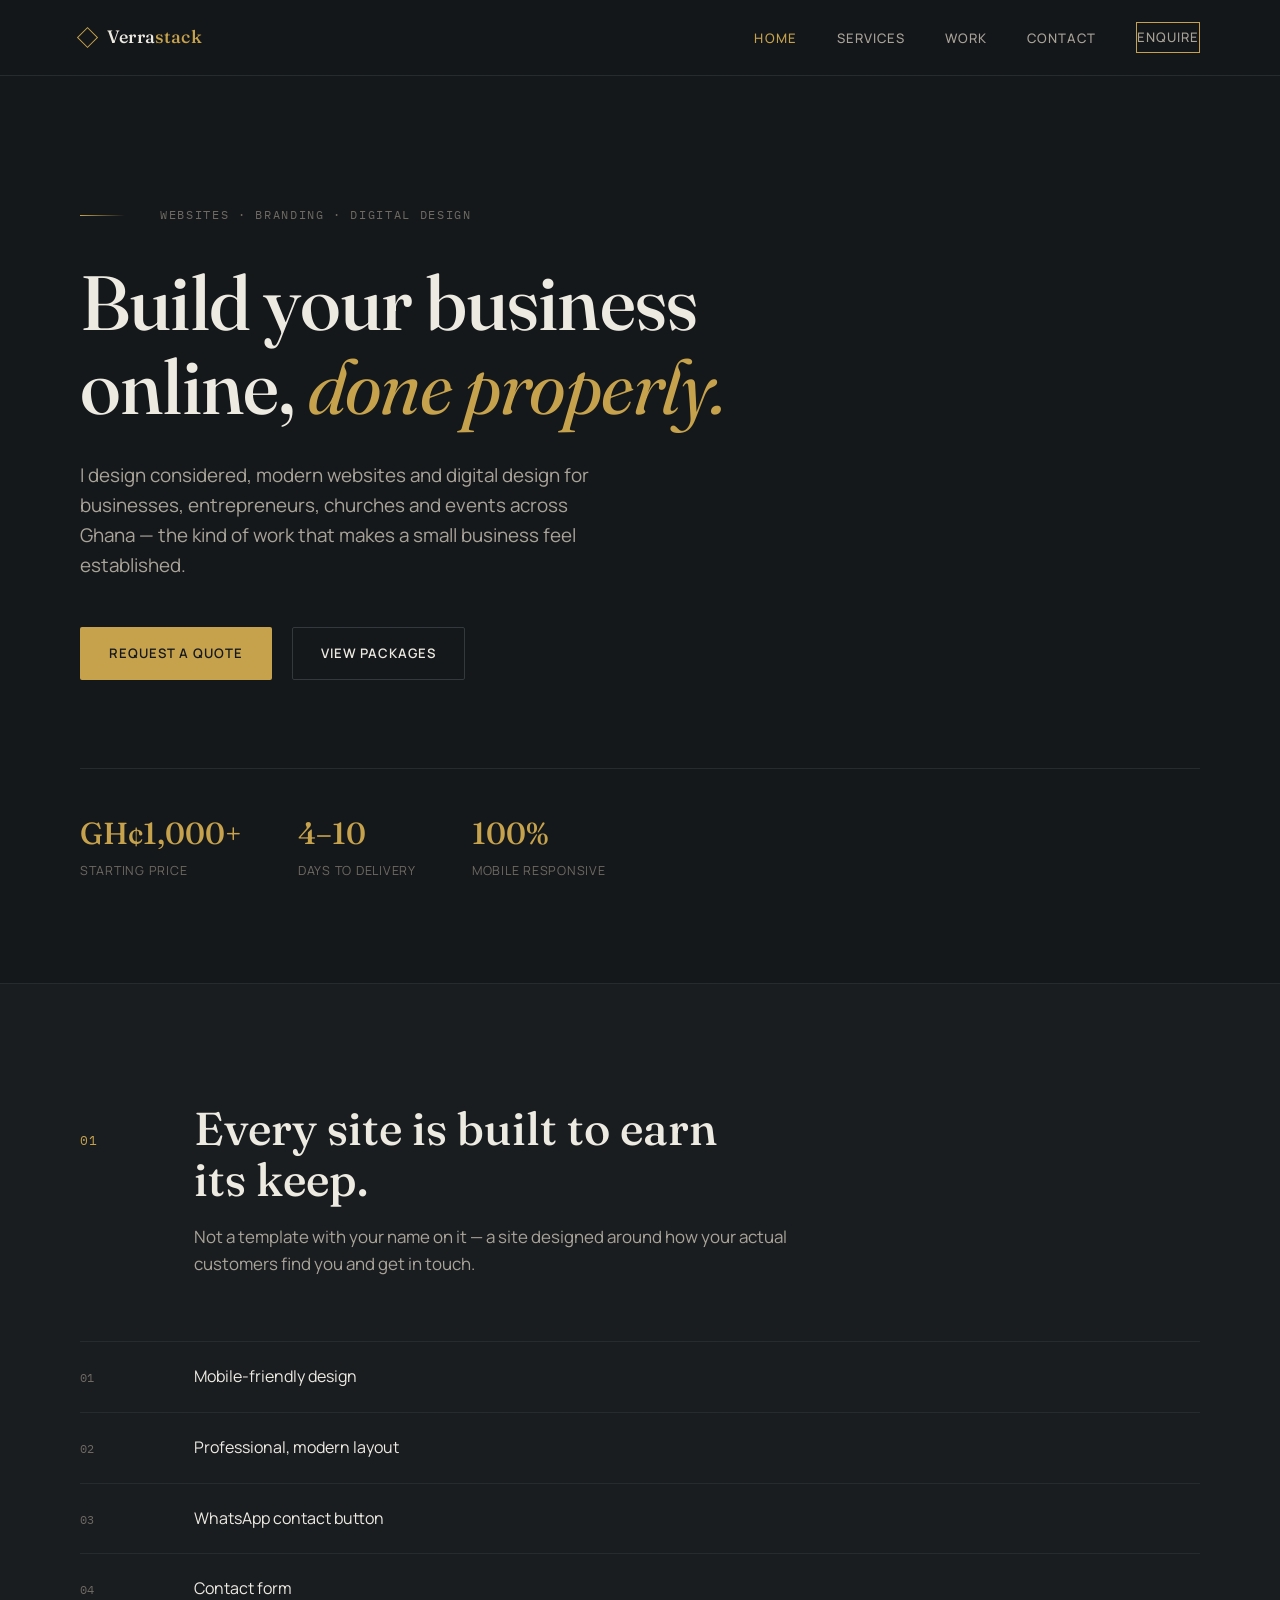
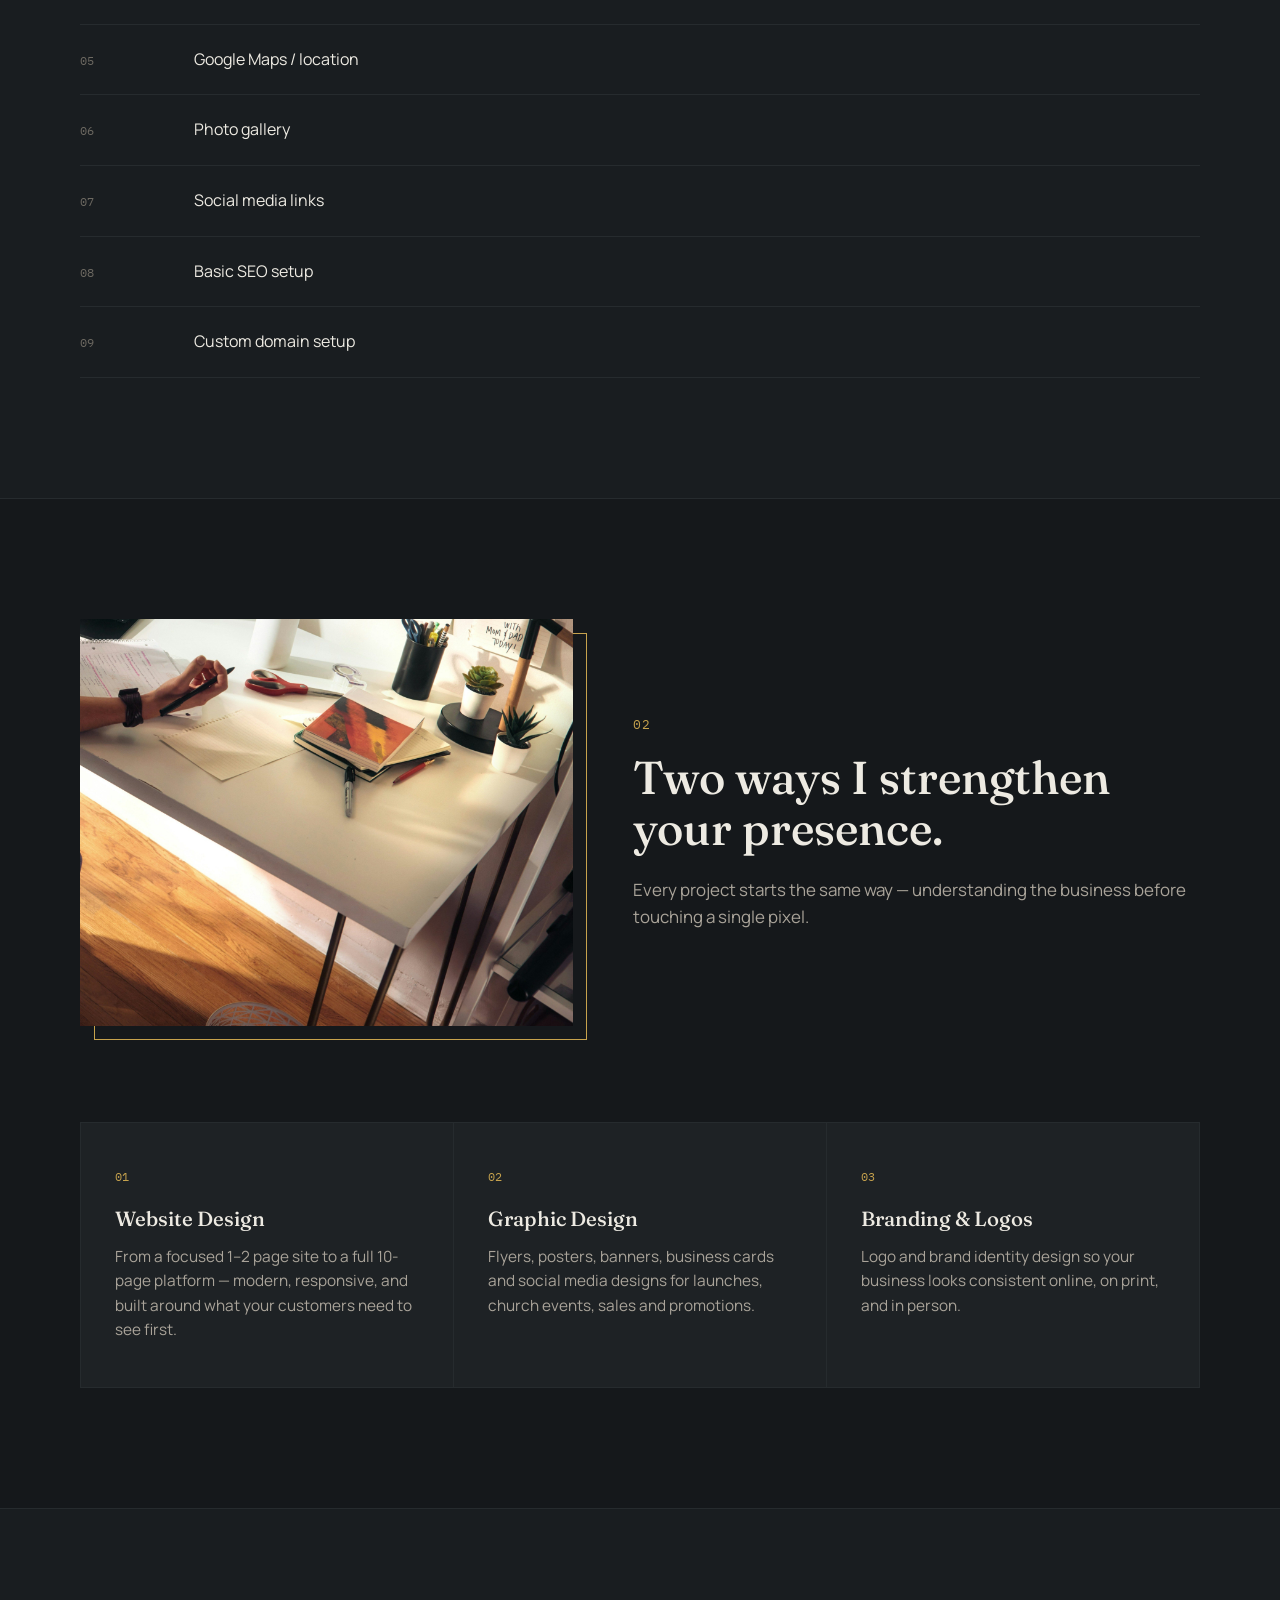
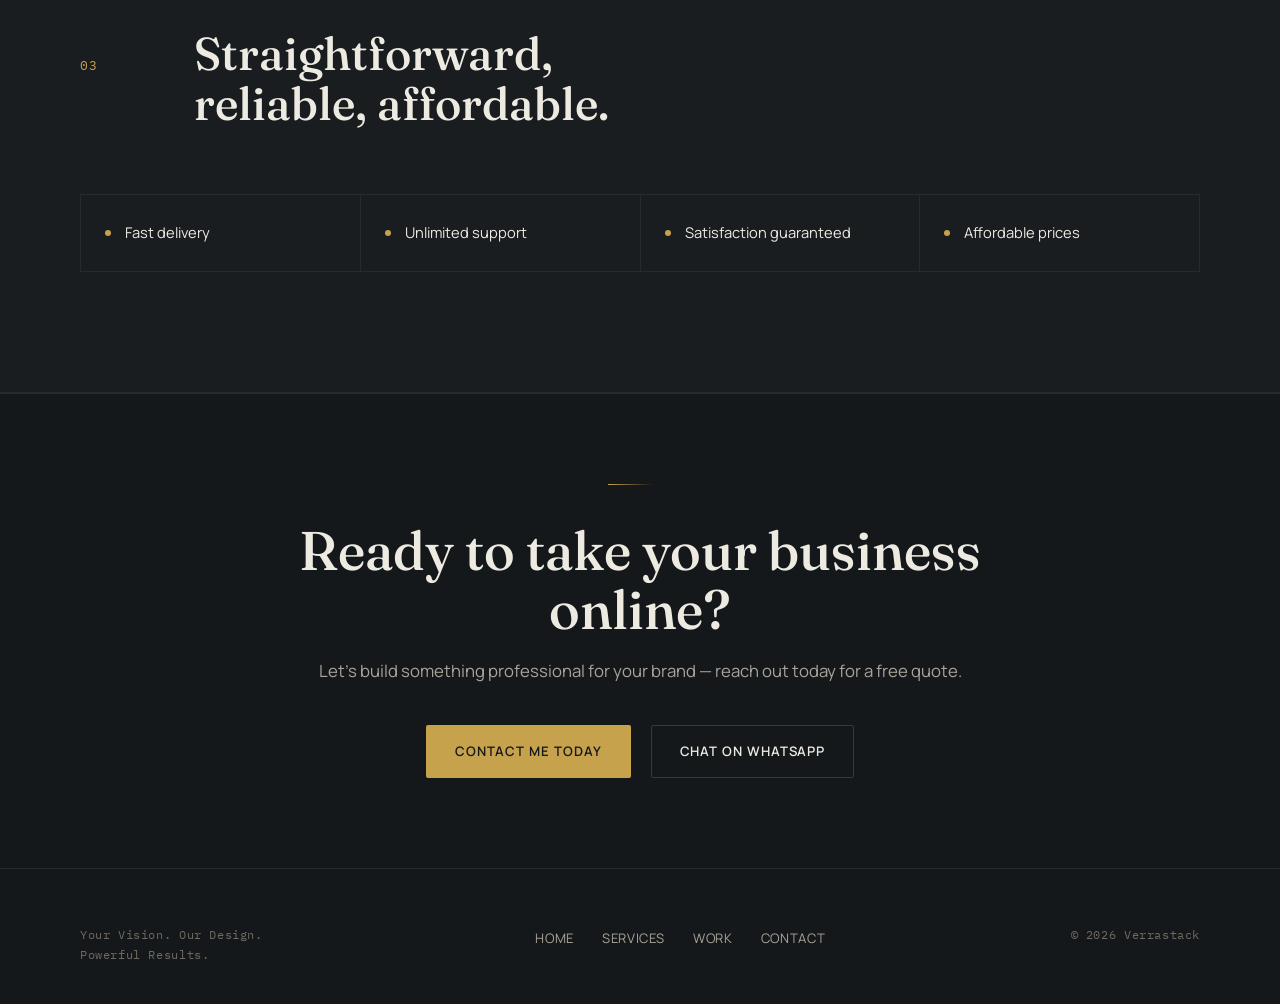
<file: index.html>
<!DOCTYPE html>
<html lang="en">
<head>
<meta charset="UTF-8">
<meta name="viewport" content="width=device-width, initial-scale=1.0">
<title>Verrastack — Websites & Digital Design, Built for Ghanaian Businesses</title>
<meta name="description" content="Verrastack builds modern, mobile-friendly websites and digital design for businesses, churches and events in Ghana.">
<link rel="preconnect" href="https://fonts.googleapis.com">
<link href="https://fonts.googleapis.com/css2?family=Fraunces:ital,wght@0,400;0,500;1,400&family=Manrope:wght@400;500;600;700&family=IBM+Plex+Mono:wght@400;500&display=swap" rel="stylesheet">
<link rel="stylesheet" href="styles.css">
</head>
<body>

<header class="site-header">
  <nav class="nav">
    <a href="index.html" class="brand">
      <span class="brand-mark"></span>
      <span class="brand-name">Verra<em>stack</em></span>
    </a>
    <ul class="nav-links" id="nav-links">
      <li><a href="index.html" class="active">Home</a></li>
      <li><a href="services.html">Services</a></li>
      <li><a href="portfolio.html">Work</a></li>
      <li><a href="contact.html">Contact</a></li>
      <li><a href="https://wa.me/233247106208" class="nav-cta" target="_blank" rel="noopener">Enquire</a></li>
    </ul>
    <button class="nav-toggle" aria-label="Toggle menu" aria-expanded="false">
      <svg width="22" height="22" viewBox="0 0 24 24" fill="none" stroke="currentColor" stroke-width="2"><path d="M3 6h18M3 12h18M3 18h18"/></svg>
    </button>
  </nav>
</header>

<main>

  <!-- HERO -->
  <section class="hero">
    <div class="wrap">
      <div class="hero-tag">
        <div class="rule"></div>
        <span>Websites · Branding · Digital Design</span>
      </div>
      <h1>Build your business online, <em>done properly.</em></h1>
      <p class="hero-sub">I design considered, modern websites and digital design for businesses, entrepreneurs, churches and events across Ghana — the kind of work that makes a small business feel established.</p>
      <div class="hero-actions">
        <a href="contact.html" class="btn btn-primary">Request a Quote</a>
        <a href="services.html" class="btn btn-ghost">View Packages</a>
      </div>
      <div class="hero-meta">
        <div><b>GH¢1,000+</b><span>Starting price</span></div>
        <div><b>4–10</b><span>Days to delivery</span></div>
        <div><b>100%</b><span>Mobile responsive</span></div>
      </div>
    </div>
  </section>

  <!-- FEATURES -->
  <section class="section section-alt">
    <div class="wrap">
      <div class="section-head">
        <span class="section-num">01</span>
        <div>
          <h2>Every site is built to earn its keep.</h2>
          <p>Not a template with your name on it — a site designed around how your actual customers find you and get in touch.</p>
        </div>
      </div>
      <div class="feat-list">
        <div class="feat-row"><span class="n">01</span><span class="label">Mobile-friendly design</span></div>
        <div class="feat-row"><span class="n">02</span><span class="label">Professional, modern layout</span></div>
        <div class="feat-row"><span class="n">03</span><span class="label">WhatsApp contact button</span></div>
        <div class="feat-row"><span class="n">04</span><span class="label">Contact form</span></div>
        <div class="feat-row"><span class="n">05</span><span class="label">Google Maps / location</span></div>
        <div class="feat-row"><span class="n">06</span><span class="label">Photo gallery</span></div>
        <div class="feat-row"><span class="n">07</span><span class="label">Social media links</span></div>
        <div class="feat-row"><span class="n">08</span><span class="label">Basic SEO setup</span></div>
        <div class="feat-row"><span class="n">09</span><span class="label">Custom domain setup</span></div>
      </div>
    </div>
  </section>

  <!-- SERVICES / PHOTO -->
  <section class="section">
    <div class="wrap">
      <div class="photo-band" style="margin-bottom:96px;">
        <figure>
          <img src="images/workspace-desk.jpg" alt="Design workspace with notebooks, sketches and creative tools laid out on a desk" loading="lazy">
        </figure>
        <div>
          <span class="section-num" style="display:block; margin-bottom:18px;">02</span>
          <h2 style="font-size: clamp(1.9rem, 3.6vw, 3rem);">Two ways I strengthen your presence.</h2>
          <p style="margin-top:22px; color: var(--text-dim); font-size:1.06rem;">Every project starts the same way — understanding the business before touching a single pixel.</p>
        </div>
      </div>
      <div class="card-grid">
        <div class="card">
          <span class="num">01</span>
          <h3>Website Design</h3>
          <p>From a focused 1–2 page site to a full 10-page platform — modern, responsive, and built around what your customers need to see first.</p>
        </div>
        <div class="card">
          <span class="num">02</span>
          <h3>Graphic Design</h3>
          <p>Flyers, posters, banners, business cards and social media designs for launches, church events, sales and promotions.</p>
        </div>
        <div class="card">
          <span class="num">03</span>
          <h3>Branding & Logos</h3>
          <p>Logo and brand identity design so your business looks consistent online, on print, and in person.</p>
        </div>
      </div>
    </div>
  </section>

  <!-- WHY US -->
  <section class="section section-alt">
    <div class="wrap">
      <div class="section-head">
        <span class="section-num">03</span>
        <div>
          <h2>Straightforward, reliable, affordable.</h2>
        </div>
      </div>
      <div class="badge-strip">
        <div class="badge"><span class="dot"></span>Fast delivery</div>
        <div class="badge"><span class="dot"></span>Unlimited support</div>
        <div class="badge"><span class="dot"></span>Satisfaction guaranteed</div>
        <div class="badge"><span class="dot"></span>Affordable prices</div>
      </div>
    </div>
  </section>

  <!-- CTA -->
  <section class="cta-band">
    <div class="wrap">
      <span class="hero-tag" style="justify-content:center;"><span class="rule"></span></span>
      <h2>Ready to take your business online?</h2>
      <p>Let's build something professional for your brand — reach out today for a free quote.</p>
      <div class="hero-actions">
        <a href="contact.html" class="btn btn-primary">Contact Me Today</a>
        <a href="https://wa.me/233247106208" class="btn btn-ghost" target="_blank" rel="noopener">Chat on WhatsApp</a>
      </div>
    </div>
  </section>

</main>

<footer class="site-footer">
  <div class="wrap footer-inner">
    <span class="footer-tag">Your Vision. Our Design. Powerful Results.</span>
    <ul class="footer-links">
      <li><a href="index.html">Home</a></li>
      <li><a href="services.html">Services</a></li>
      <li><a href="portfolio.html">Work</a></li>
      <li><a href="contact.html">Contact</a></li>
    </ul>
    <span class="footer-tag">© 2026 Verrastack</span>
  </div>
</footer>

<script src="script.js"></script>
</body>
</html>
</file>
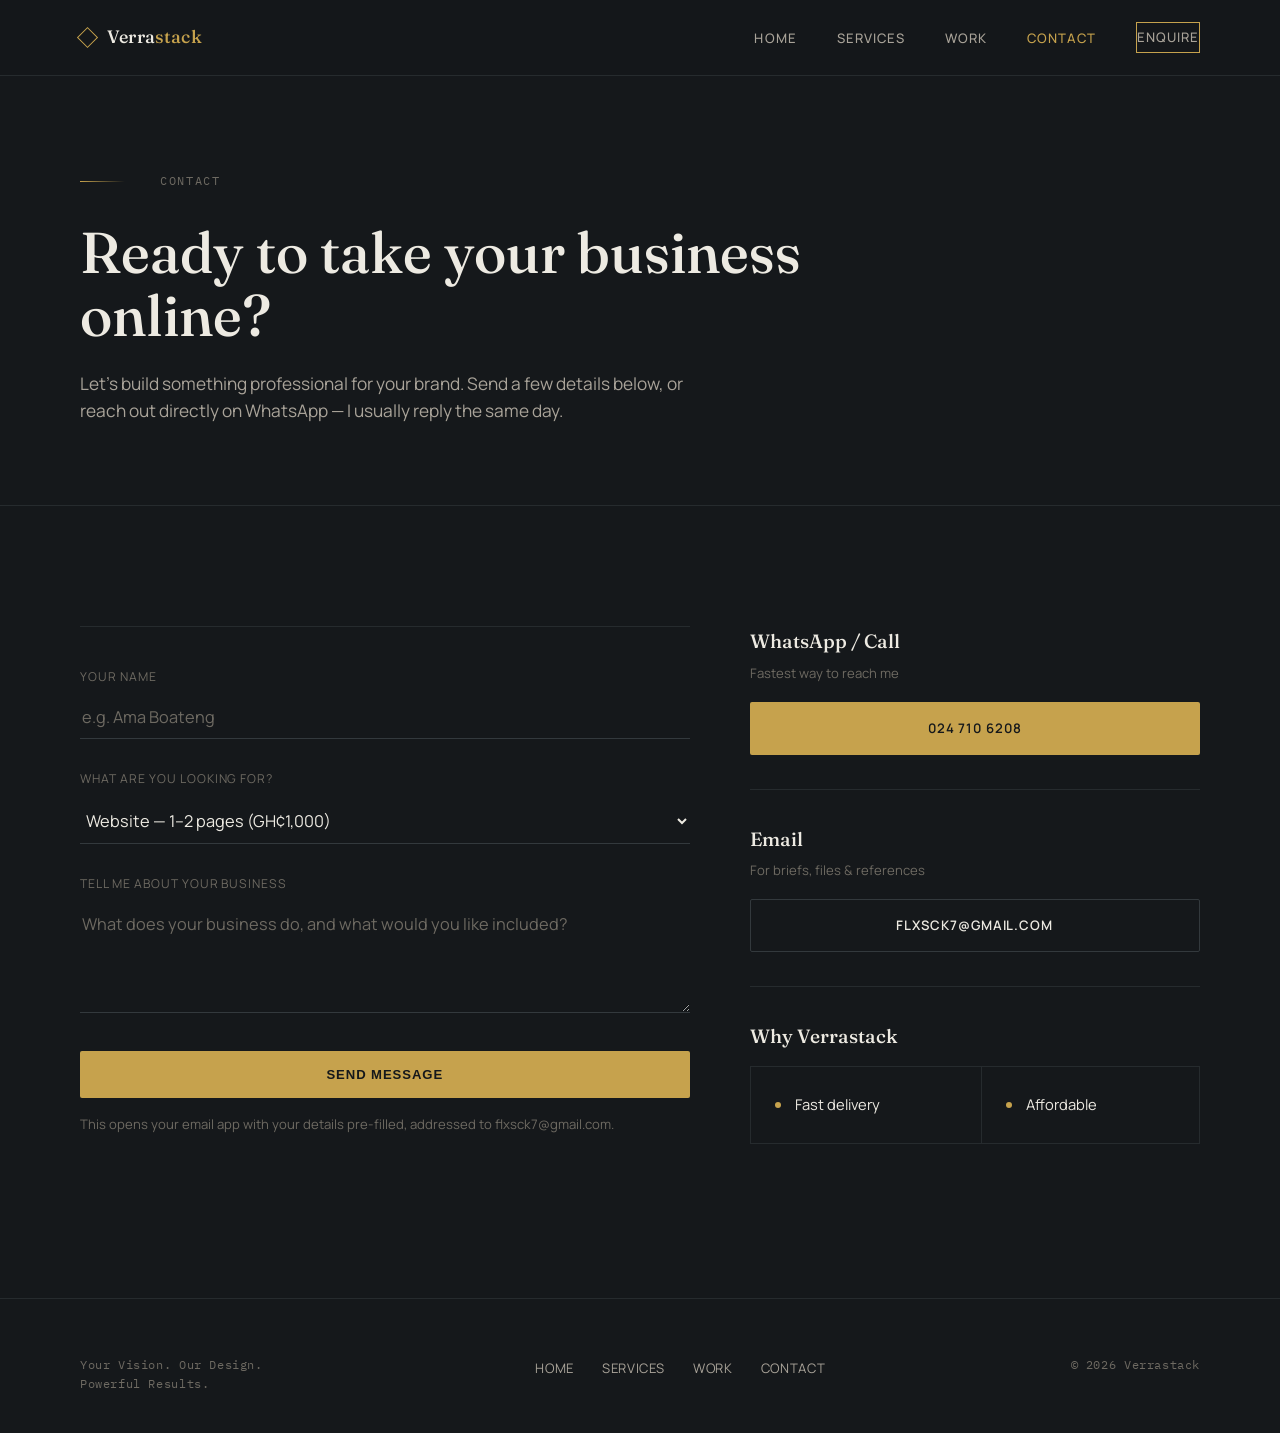
<file: contact (1).html>
<!DOCTYPE html>
<html lang="en">
<head>
<meta charset="UTF-8">
<meta name="viewport" content="width=device-width, initial-scale=1.0">
<title>Contact — Verrastack</title>
<meta name="description" content="Get in touch with Verrastack for a free website or graphic design quote.">
<link rel="preconnect" href="https://fonts.googleapis.com">
<link href="https://fonts.googleapis.com/css2?family=Fraunces:ital,wght@0,400;0,500;1,400&family=Manrope:wght@400;500;600;700&family=IBM+Plex+Mono:wght@400;500&display=swap" rel="stylesheet">
<link rel="stylesheet" href="styles.css">
</head>
<body>

<header class="site-header">
  <nav class="nav">
    <a href="index.html" class="brand">
      <span class="brand-mark"></span>
      <span class="brand-name">Verra<em>stack</em></span>
    </a>
    <ul class="nav-links" id="nav-links">
      <li><a href="index.html">Home</a></li>
      <li><a href="services.html">Services</a></li>
      <li><a href="portfolio.html">Work</a></li>
      <li><a href="contact.html" class="active">Contact</a></li>
      <li><a href="https://wa.me/233247106208" class="nav-cta" target="_blank" rel="noopener">Enquire</a></li>
    </ul>
    <button class="nav-toggle" aria-label="Toggle menu" aria-expanded="false">
      <svg width="22" height="22" viewBox="0 0 24 24" fill="none" stroke="currentColor" stroke-width="2"><path d="M3 6h18M3 12h18M3 18h18"/></svg>
    </button>
  </nav>
</header>

<main>

  <section class="page-hero">
    <div class="wrap">
      <div class="hero-tag"><div class="rule"></div><span>Contact</span></div>
      <h1>Ready to take your business online?</h1>
      <p>Let's build something professional for your brand. Send a few details below, or reach out directly on WhatsApp — I usually reply the same day.</p>
    </div>
  </section>

  <section class="section">
    <div class="wrap contact-grid">

      <form class="contact-form" id="quote-form">
        <div class="field">
          <label for="name">Your name</label>
          <input id="name" name="name" type="text" placeholder="e.g. Ama Boateng" required>
        </div>
        <div class="field">
          <label for="pages">What are you looking for?</label>
          <select id="pages" name="pages">
            <option>Website — 1–2 pages (GH¢1,000)</option>
            <option>Website — 3–4 pages (GH¢1,500)</option>
            <option>Website — 5–6 pages (GH¢2,000)</option>
            <option>Website — 7–10 pages (GH¢3,000+)</option>
            <option>Graphic design (flyer, poster, banner, etc.)</option>
            <option>Not sure yet</option>
          </select>
        </div>
        <div class="field">
          <label for="message">Tell me about your business</label>
          <textarea id="message" name="message" placeholder="What does your business do, and what would you like included?" required></textarea>
        </div>
        <button type="submit" class="btn btn-primary" style="width:100%; justify-content:center;">Send Message</button>
        <p class="form-note">This opens your email app with your details pre-filled, addressed to flxsck7@gmail.com.</p>
      </form>

      <div>
        <div class="contact-block" style="border-top:none; padding-top:0;">
          <b>WhatsApp / Call</b>
          <small>Fastest way to reach me</small>
          <a href="https://wa.me/233247106208" target="_blank" rel="noopener" class="btn btn-primary" style="width:100%; justify-content:center;">024 710 6208</a>
        </div>
        <div class="contact-block">
          <b>Email</b>
          <small>For briefs, files & references</small>
          <a href="mailto:flxsck7@gmail.com" class="btn btn-ghost" style="width:100%; justify-content:center;">flxsck7@gmail.com</a>
        </div>
        <div class="contact-block">
          <b>Why Verrastack</b>
          <div class="badge-strip" style="margin-top:14px;">
            <div class="badge" style="flex-basis:auto;"><span class="dot"></span>Fast delivery</div>
            <div class="badge" style="flex-basis:auto;"><span class="dot"></span>Affordable</div>
          </div>
        </div>
      </div>

    </div>
  </section>

</main>

<footer class="site-footer">
  <div class="wrap footer-inner">
    <span class="footer-tag">Your Vision. Our Design. Powerful Results.</span>
    <ul class="footer-links">
      <li><a href="index.html">Home</a></li>
      <li><a href="services.html">Services</a></li>
      <li><a href="portfolio.html">Work</a></li>
      <li><a href="contact.html">Contact</a></li>
    </ul>
    <span class="footer-tag">© 2026 Verrastack</span>
  </div>
</footer>

<script src="script.js"></script>
</body>
</html>
</file>
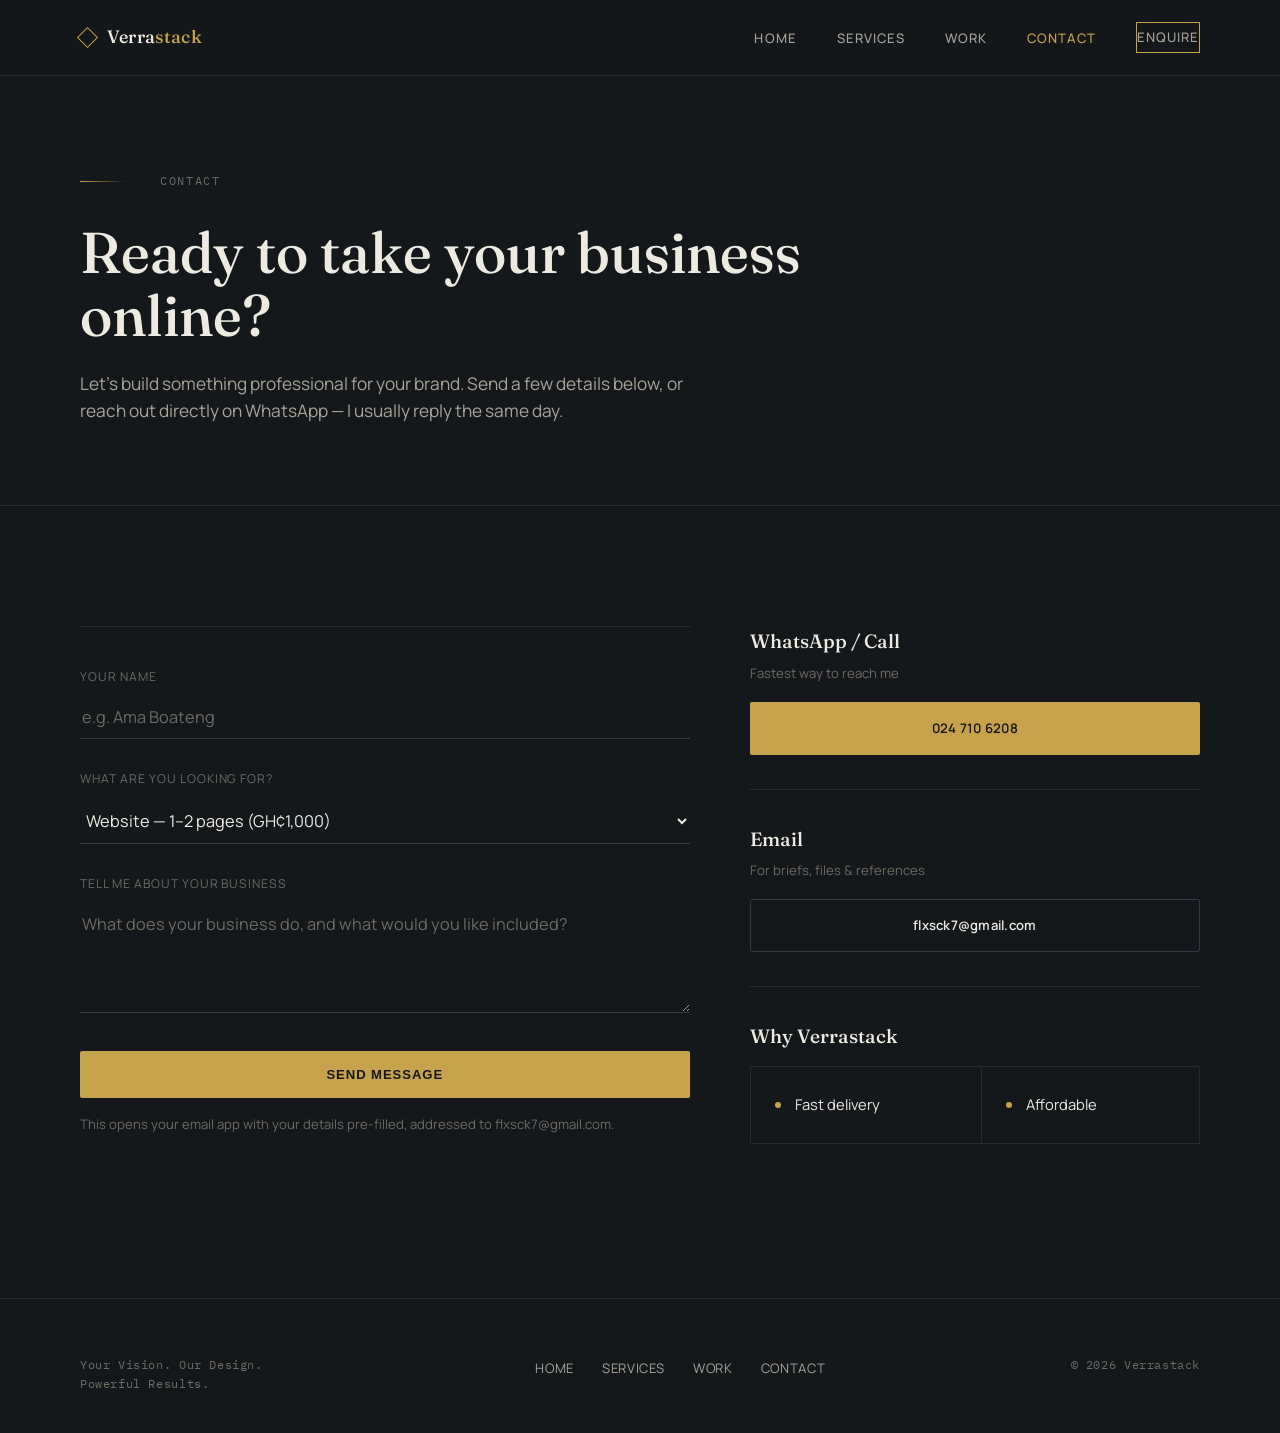
<file: contact (2).html>
<!DOCTYPE html>
<html lang="en">
<head>
<meta charset="UTF-8">
<meta name="viewport" content="width=device-width, initial-scale=1.0">
<title>Contact — Verrastack</title>
<meta name="description" content="Get in touch with Verrastack for a free website or graphic design quote.">
<link rel="preconnect" href="https://fonts.googleapis.com">
<link href="https://fonts.googleapis.com/css2?family=Fraunces:ital,wght@0,400;0,500;1,400&family=Manrope:wght@400;500;600;700&family=IBM+Plex+Mono:wght@400;500&display=swap" rel="stylesheet">
<link rel="stylesheet" href="styles.css">
</head>
<body>

<header class="site-header">
  <nav class="nav">
    <a href="index.html" class="brand">
      <span class="brand-mark"></span>
      <span class="brand-name">Verra<em>stack</em></span>
    </a>
    <ul class="nav-links" id="nav-links">
      <li><a href="index.html">Home</a></li>
      <li><a href="services.html">Services</a></li>
      <li><a href="portfolio.html">Work</a></li>
      <li><a href="contact.html" class="active">Contact</a></li>
      <li><a href="https://wa.me/233247106208" class="nav-cta" target="_blank" rel="noopener">Enquire</a></li>
    </ul>
    <button class="nav-toggle" aria-label="Toggle menu" aria-expanded="false">
      <svg width="22" height="22" viewBox="0 0 24 24" fill="none" stroke="currentColor" stroke-width="2"><path d="M3 6h18M3 12h18M3 18h18"/></svg>
    </button>
  </nav>
</header>

<main>

  <section class="page-hero">
    <div class="wrap">
      <div class="hero-tag"><div class="rule"></div><span>Contact</span></div>
      <h1>Ready to take your business online?</h1>
      <p>Let's build something professional for your brand. Send a few details below, or reach out directly on WhatsApp — I usually reply the same day.</p>
    </div>
  </section>

  <section class="section">
    <div class="wrap contact-grid">

      <form class="contact-form" id="quote-form">
        <div class="field">
          <label for="name">Your name</label>
          <input id="name" name="name" type="text" placeholder="e.g. Ama Boateng" required>
        </div>
        <div class="field">
          <label for="pages">What are you looking for?</label>
          <select id="pages" name="pages">
            <option>Website — 1–2 pages (GH¢1,000)</option>
            <option>Website — 3–4 pages (GH¢1,500)</option>
            <option>Website — 5–6 pages (GH¢2,000)</option>
            <option>Website — 7–10 pages (GH¢3,000+)</option>
            <option>Graphic design (flyer, poster, banner, etc.)</option>
            <option>Not sure yet</option>
          </select>
        </div>
        <div class="field">
          <label for="message">Tell me about your business</label>
          <textarea id="message" name="message" placeholder="What does your business do, and what would you like included?" required></textarea>
        </div>
        <button type="submit" class="btn btn-primary" style="width:100%; justify-content:center;">Send Message</button>
        <p class="form-note">This opens your email app with your details pre-filled, addressed to flxsck7@gmail.com.</p>
      </form>

      <div>
        <div class="contact-block" style="border-top:none; padding-top:0;">
          <b>WhatsApp / Call</b>
          <small>Fastest way to reach me</small>
          <a href="https://wa.me/233247106208" target="_blank" rel="noopener" class="btn btn-primary btn-data" style="width:100%; justify-content:center;">024 710 6208</a>
        </div>
        <div class="contact-block">
          <b>Email</b>
          <small>For briefs, files & references</small>
          <a href="mailto:flxsck7@gmail.com" class="btn btn-ghost btn-data" style="width:100%; justify-content:center;">flxsck7@gmail.com</a>
        </div>
        <div class="contact-block">
          <b>Why Verrastack</b>
          <div class="badge-strip" style="margin-top:14px;">
            <div class="badge" style="flex-basis:auto;"><span class="dot"></span>Fast delivery</div>
            <div class="badge" style="flex-basis:auto;"><span class="dot"></span>Affordable</div>
          </div>
        </div>
      </div>

    </div>
  </section>

</main>

<footer class="site-footer">
  <div class="wrap footer-inner">
    <span class="footer-tag">Your Vision. Our Design. Powerful Results.</span>
    <ul class="footer-links">
      <li><a href="index.html">Home</a></li>
      <li><a href="services.html">Services</a></li>
      <li><a href="portfolio.html">Work</a></li>
      <li><a href="contact.html">Contact</a></li>
    </ul>
    <span class="footer-tag">© 2026 Verrastack</span>
  </div>
</footer>

<script src="script.js"></script>
</body>
</html>
</file>
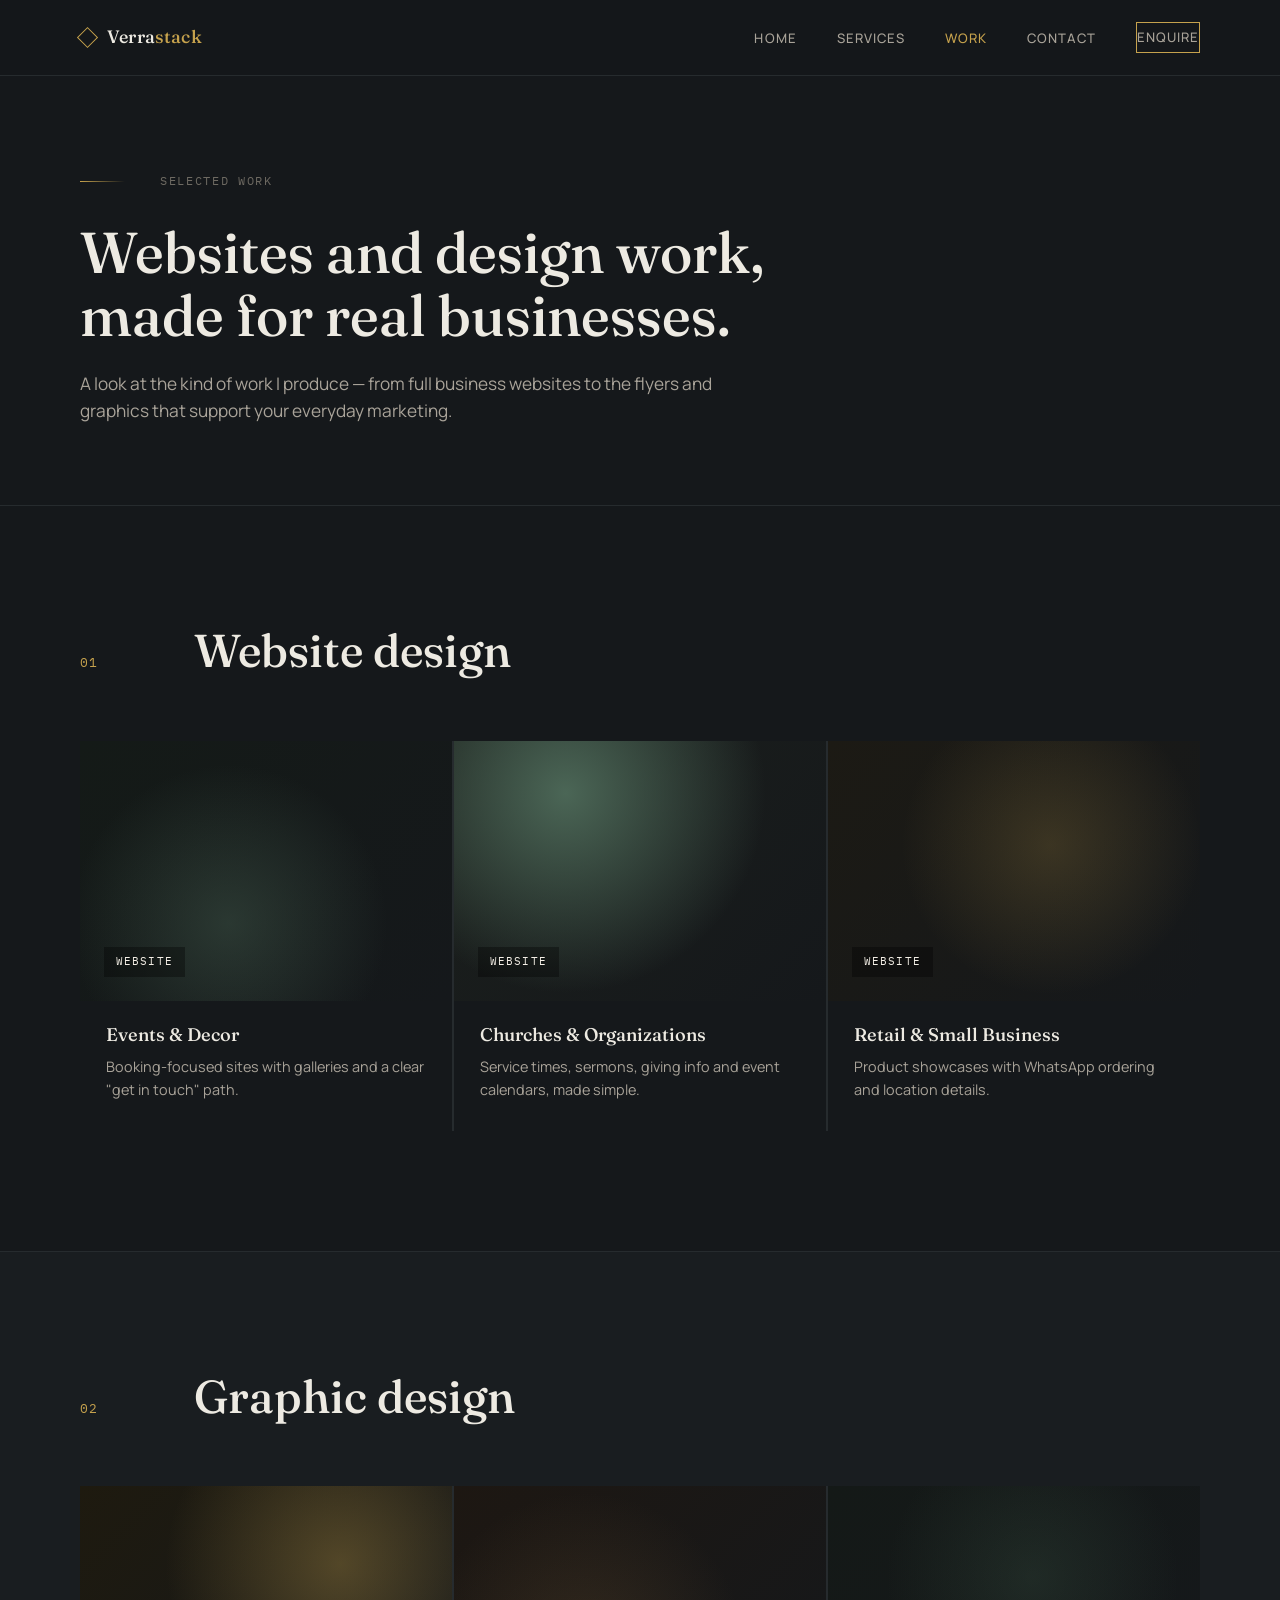
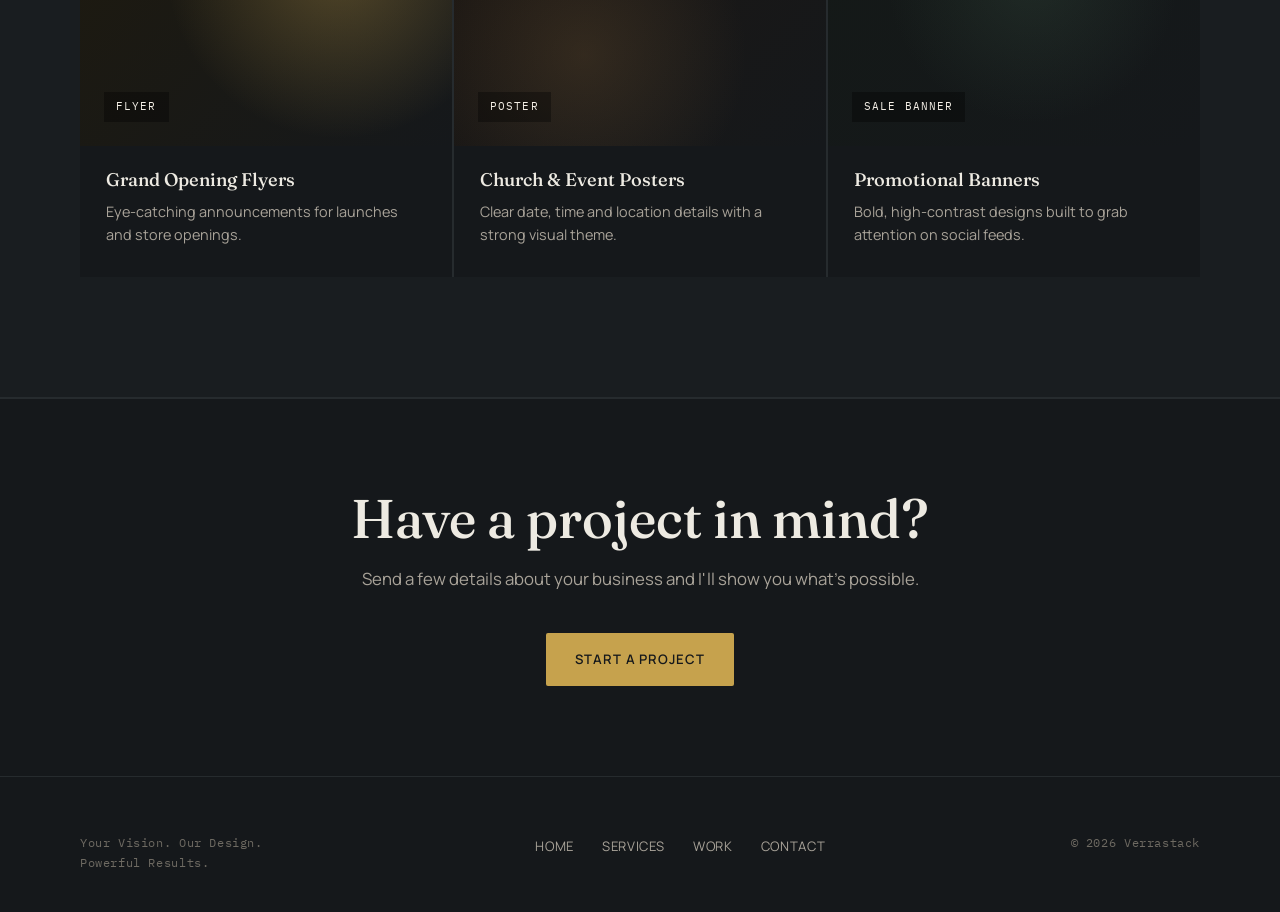
<file: portfolio (1).html>
<!DOCTYPE html>
<html lang="en">
<head>
<meta charset="UTF-8">
<meta name="viewport" content="width=device-width, initial-scale=1.0">
<title>Work — Verrastack</title>
<meta name="description" content="Websites, flyers, posters, banners and digital design by Verrastack.">
<link rel="preconnect" href="https://fonts.googleapis.com">
<link href="https://fonts.googleapis.com/css2?family=Fraunces:ital,wght@0,400;0,500;1,400&family=Manrope:wght@400;500;600;700&family=IBM+Plex+Mono:wght@400;500&display=swap" rel="stylesheet">
<link rel="stylesheet" href="styles.css">
</head>
<body>

<header class="site-header">
  <nav class="nav">
    <a href="index.html" class="brand">
      <span class="brand-mark"></span>
      <span class="brand-name">Verra<em>stack</em></span>
    </a>
    <ul class="nav-links" id="nav-links">
      <li><a href="index.html">Home</a></li>
      <li><a href="services.html">Services</a></li>
      <li><a href="portfolio.html" class="active">Work</a></li>
      <li><a href="contact.html">Contact</a></li>
      <li><a href="https://wa.me/233247106208" class="nav-cta" target="_blank" rel="noopener">Enquire</a></li>
    </ul>
    <button class="nav-toggle" aria-label="Toggle menu" aria-expanded="false">
      <svg width="22" height="22" viewBox="0 0 24 24" fill="none" stroke="currentColor" stroke-width="2"><path d="M3 6h18M3 12h18M3 18h18"/></svg>
    </button>
  </nav>
</header>

<main>

  <section class="page-hero">
    <div class="wrap">
      <div class="hero-tag"><div class="rule"></div><span>Selected Work</span></div>
      <h1>Websites and design work, made for real businesses.</h1>
      <p>A look at the kind of work I produce — from full business websites to the flyers and graphics that support your everyday marketing.</p>
    </div>
  </section>

  <section class="section">
    <div class="wrap">
      <div class="section-head">
        <span class="section-num">01</span>
        <div><h2>Website design</h2></div>
      </div>
      <div class="gallery-grid">
        <div class="gallery-card">
          <div class="gallery-art art-3"><span>Website</span></div>
          <div class="cap"><h4>Events & Decor</h4><p>Booking-focused sites with galleries and a clear "get in touch" path.</p></div>
        </div>
        <div class="gallery-card">
          <div class="gallery-art art-1"><span>Website</span></div>
          <div class="cap"><h4>Churches & Organizations</h4><p>Service times, sermons, giving info and event calendars, made simple.</p></div>
        </div>
        <div class="gallery-card">
          <div class="gallery-art art-4"><span>Website</span></div>
          <div class="cap"><h4>Retail & Small Business</h4><p>Product showcases with WhatsApp ordering and location details.</p></div>
        </div>
      </div>
    </div>
  </section>

  <section class="section section-alt">
    <div class="wrap">
      <div class="section-head">
        <span class="section-num">02</span>
        <div><h2>Graphic design</h2></div>
      </div>
      <div class="gallery-grid">
        <div class="gallery-card">
          <div class="gallery-art art-2"><span>Flyer</span></div>
          <div class="cap"><h4>Grand Opening Flyers</h4><p>Eye-catching announcements for launches and store openings.</p></div>
        </div>
        <div class="gallery-card">
          <div class="gallery-art art-5"><span>Poster</span></div>
          <div class="cap"><h4>Church & Event Posters</h4><p>Clear date, time and location details with a strong visual theme.</p></div>
        </div>
        <div class="gallery-card">
          <div class="gallery-art art-6"><span>Sale Banner</span></div>
          <div class="cap"><h4>Promotional Banners</h4><p>Bold, high-contrast designs built to grab attention on social feeds.</p></div>
        </div>
      </div>
    </div>
  </section>

  <section class="cta-band">
    <div class="wrap">
      <h2>Have a project in mind?</h2>
      <p>Send a few details about your business and I'll show you what's possible.</p>
      <div class="hero-actions"><a href="contact.html" class="btn btn-primary">Start a Project</a></div>
    </div>
  </section>

</main>

<footer class="site-footer">
  <div class="wrap footer-inner">
    <span class="footer-tag">Your Vision. Our Design. Powerful Results.</span>
    <ul class="footer-links">
      <li><a href="index.html">Home</a></li>
      <li><a href="services.html">Services</a></li>
      <li><a href="portfolio.html">Work</a></li>
      <li><a href="contact.html">Contact</a></li>
    </ul>
    <span class="footer-tag">© 2026 Verrastack</span>
  </div>
</footer>

<script src="script.js"></script>
</body>
</html>
</file>
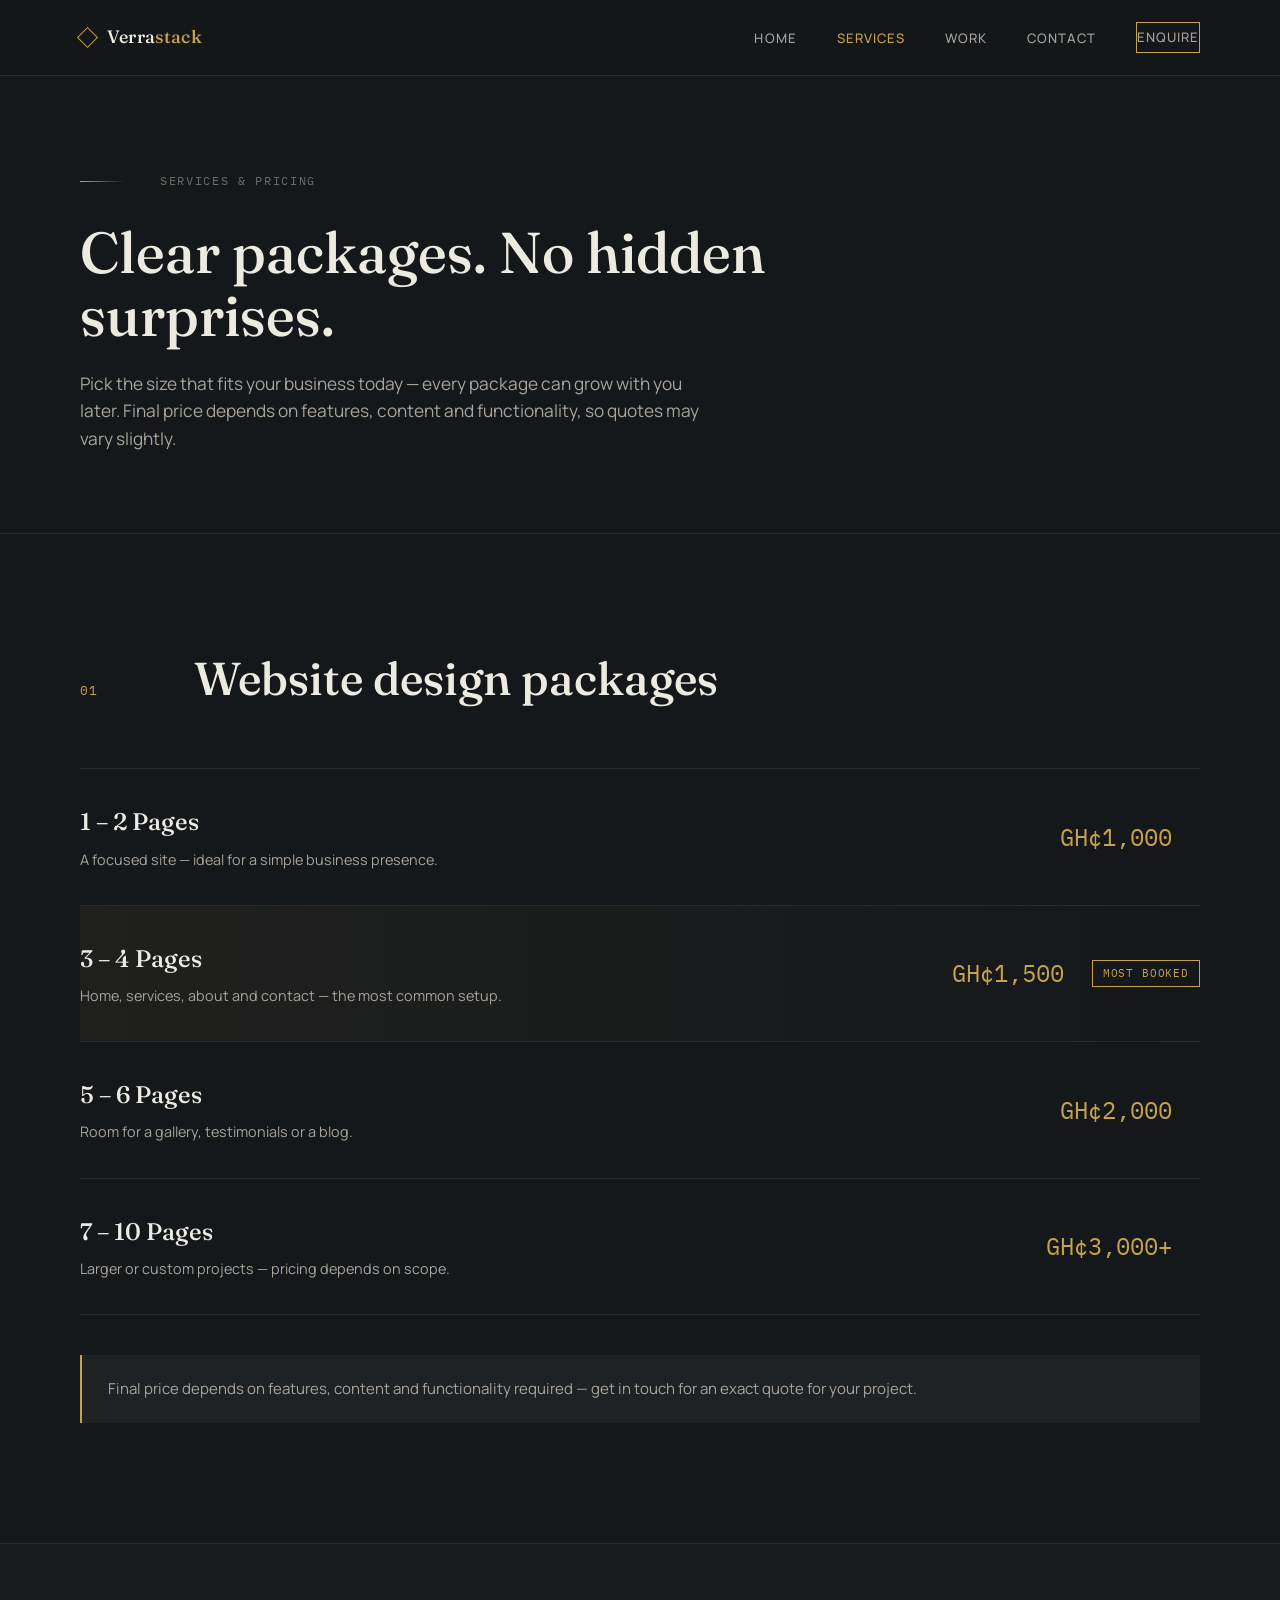
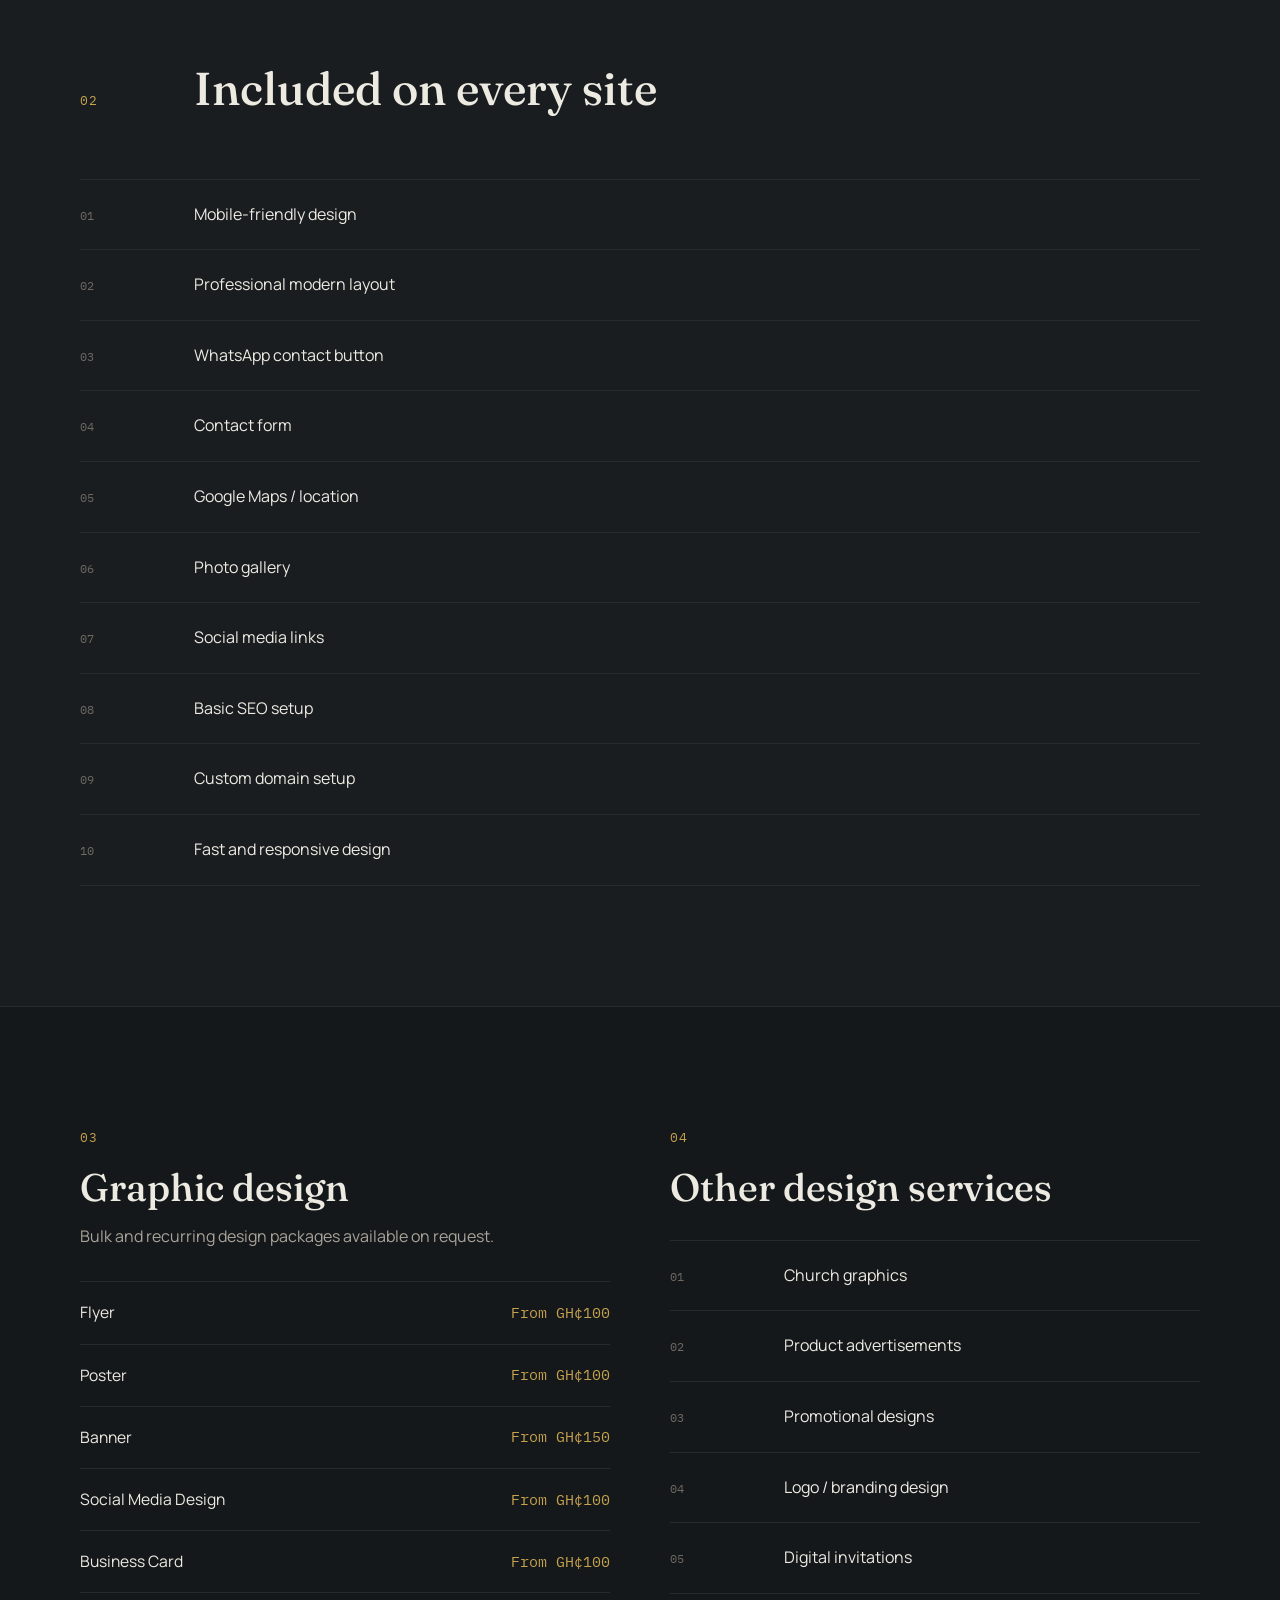
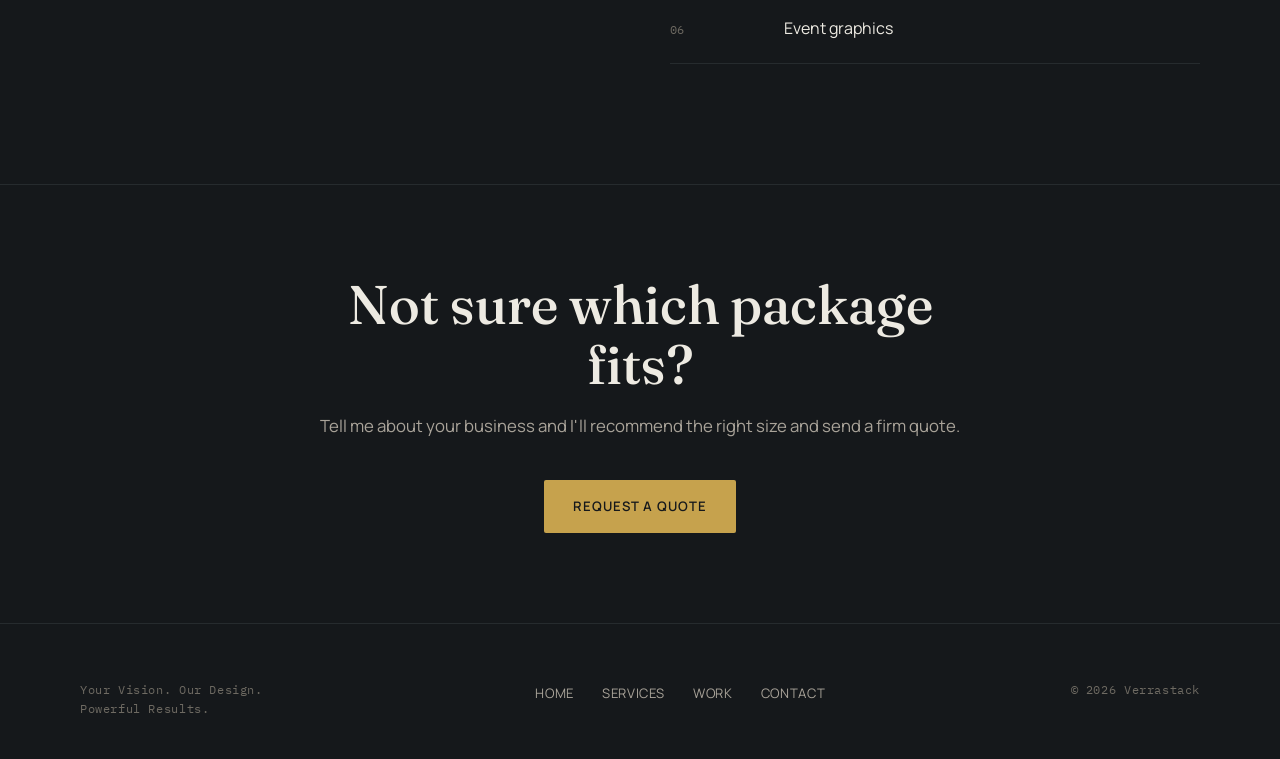
<file: services (1).html>
<!DOCTYPE html>
<html lang="en">
<head>
<meta charset="UTF-8">
<meta name="viewport" content="width=device-width, initial-scale=1.0">
<title>Services & Pricing — Verrastack</title>
<meta name="description" content="Website design packages from GH¢1,000 and graphic design services from GH¢100.">
<link rel="preconnect" href="https://fonts.googleapis.com">
<link href="https://fonts.googleapis.com/css2?family=Fraunces:ital,wght@0,400;0,500;1,400&family=Manrope:wght@400;500;600;700&family=IBM+Plex+Mono:wght@400;500&display=swap" rel="stylesheet">
<link rel="stylesheet" href="styles.css">
</head>
<body>

<header class="site-header">
  <nav class="nav">
    <a href="index.html" class="brand">
      <span class="brand-mark"></span>
      <span class="brand-name">Verra<em>stack</em></span>
    </a>
    <ul class="nav-links" id="nav-links">
      <li><a href="index.html">Home</a></li>
      <li><a href="services.html" class="active">Services</a></li>
      <li><a href="portfolio.html">Work</a></li>
      <li><a href="contact.html">Contact</a></li>
      <li><a href="https://wa.me/233247106208" class="nav-cta" target="_blank" rel="noopener">Enquire</a></li>
    </ul>
    <button class="nav-toggle" aria-label="Toggle menu" aria-expanded="false">
      <svg width="22" height="22" viewBox="0 0 24 24" fill="none" stroke="currentColor" stroke-width="2"><path d="M3 6h18M3 12h18M3 18h18"/></svg>
    </button>
  </nav>
</header>

<main>

  <section class="page-hero">
    <div class="wrap">
      <div class="hero-tag"><div class="rule"></div><span>Services & Pricing</span></div>
      <h1>Clear packages. No hidden surprises.</h1>
      <p>Pick the size that fits your business today — every package can grow with you later. Final price depends on features, content and functionality, so quotes may vary slightly.</p>
    </div>
  </section>

  <!-- WEBSITE PACKAGES -->
  <section class="section">
    <div class="wrap">
      <div class="section-head">
        <span class="section-num">01</span>
        <div><h2>Website design packages</h2></div>
      </div>
      <div class="price-list">
        <div class="price-row">
          <div><span class="name">1 – 2 Pages</span><span class="desc">A focused site — ideal for a simple business presence.</span></div>
          <span class="amount">GH¢1,000</span>
          <span></span>
        </div>
        <div class="price-row featured">
          <div><span class="name">3 – 4 Pages</span><span class="desc">Home, services, about and contact — the most common setup.</span></div>
          <span class="amount">GH¢1,500</span>
          <span class="flag">Most Booked</span>
        </div>
        <div class="price-row">
          <div><span class="name">5 – 6 Pages</span><span class="desc">Room for a gallery, testimonials or a blog.</span></div>
          <span class="amount">GH¢2,000</span>
          <span></span>
        </div>
        <div class="price-row">
          <div><span class="name">7 – 10 Pages</span><span class="desc">Larger or custom projects — pricing depends on scope.</span></div>
          <span class="amount">GH¢3,000+</span>
          <span></span>
        </div>
      </div>
      <div class="price-disclaimer">Final price depends on features, content and functionality required — get in touch for an exact quote for your project.</div>
    </div>
  </section>

  <!-- FEATURES -->
  <section class="section section-alt">
    <div class="wrap">
      <div class="section-head">
        <span class="section-num">02</span>
        <div><h2>Included on every site</h2></div>
      </div>
      <div class="feat-list">
        <div class="feat-row"><span class="n">01</span><span class="label">Mobile-friendly design</span></div>
        <div class="feat-row"><span class="n">02</span><span class="label">Professional modern layout</span></div>
        <div class="feat-row"><span class="n">03</span><span class="label">WhatsApp contact button</span></div>
        <div class="feat-row"><span class="n">04</span><span class="label">Contact form</span></div>
        <div class="feat-row"><span class="n">05</span><span class="label">Google Maps / location</span></div>
        <div class="feat-row"><span class="n">06</span><span class="label">Photo gallery</span></div>
        <div class="feat-row"><span class="n">07</span><span class="label">Social media links</span></div>
        <div class="feat-row"><span class="n">08</span><span class="label">Basic SEO setup</span></div>
        <div class="feat-row"><span class="n">09</span><span class="label">Custom domain setup</span></div>
        <div class="feat-row"><span class="n">10</span><span class="label">Fast and responsive design</span></div>
      </div>
    </div>
  </section>

  <!-- GRAPHIC DESIGN -->
  <section class="section">
    <div class="wrap two-col">
      <div>
        <span class="section-num" style="display:block; margin-bottom:18px;">03</span>
        <h2 style="font-size: clamp(1.7rem, 3.2vw, 2.4rem);">Graphic design</h2>
        <p style="margin-top:16px; color:var(--text-dim);">Bulk and recurring design packages available on request.</p>
        <div class="mini-price-list" style="margin-top:32px;">
          <div class="mini-price-row"><span class="n">Flyer</span><span class="p">From GH¢100</span></div>
          <div class="mini-price-row"><span class="n">Poster</span><span class="p">From GH¢100</span></div>
          <div class="mini-price-row"><span class="n">Banner</span><span class="p">From GH¢150</span></div>
          <div class="mini-price-row"><span class="n">Social Media Design</span><span class="p">From GH¢100</span></div>
          <div class="mini-price-row"><span class="n">Business Card</span><span class="p">From GH¢100</span></div>
        </div>
      </div>
      <div>
        <span class="section-num" style="display:block; margin-bottom:18px;">04</span>
        <h2 style="font-size: clamp(1.7rem, 3.2vw, 2.4rem);">Other design services</h2>
        <div class="feat-list" style="margin-top:32px;">
          <div class="feat-row"><span class="n">01</span><span class="label">Church graphics</span></div>
          <div class="feat-row"><span class="n">02</span><span class="label">Product advertisements</span></div>
          <div class="feat-row"><span class="n">03</span><span class="label">Promotional designs</span></div>
          <div class="feat-row"><span class="n">04</span><span class="label">Logo / branding design</span></div>
          <div class="feat-row"><span class="n">05</span><span class="label">Digital invitations</span></div>
          <div class="feat-row"><span class="n">06</span><span class="label">Event graphics</span></div>
        </div>
      </div>
    </div>
  </section>

  <section class="cta-band">
    <div class="wrap">
      <h2>Not sure which package fits?</h2>
      <p>Tell me about your business and I'll recommend the right size and send a firm quote.</p>
      <div class="hero-actions"><a href="contact.html" class="btn btn-primary">Request a Quote</a></div>
    </div>
  </section>

</main>

<footer class="site-footer">
  <div class="wrap footer-inner">
    <span class="footer-tag">Your Vision. Our Design. Powerful Results.</span>
    <ul class="footer-links">
      <li><a href="index.html">Home</a></li>
      <li><a href="services.html">Services</a></li>
      <li><a href="portfolio.html">Work</a></li>
      <li><a href="contact.html">Contact</a></li>
    </ul>
    <span class="footer-tag">© 2026 Verrastack</span>
  </div>
</footer>

<script src="script.js"></script>
</body>
</html>
</file>
<file: styles.css>
/* ============================================================
   NEXOVARA TECH — v2 "Brasswork" editorial system
   Warm graphite ground, brass + deep-forest dual accent,
   serif/sans pairing, print-brochure structural rhythm.
   ============================================================ */
:root{
  --bg:        #15181B;
  --bg-alt:    #191D20;
  --surface:   #1E2225;
  --surface-2: #262B2E;
  --line:      #33393D;
  --line-soft: #262B2E;

  --brass:      #C6A24D;
  --brass-dim:  #9E7F35;
  --forest:     #4B6656;
  --forest-dim: #37493D;
  --ivory:      #F4EFE6;

  --text:      #EDEAE2;
  --text-dim:  #A9A399;
  --text-mute: #6E6A62;

  --font-display: 'Fraunces', 'Georgia', serif;
  --font-body: 'Manrope', -apple-system, BlinkMacSystemFont, 'Segoe UI', sans-serif;
  --font-mono: 'IBM Plex Mono', 'Courier New', monospace;

  --radius: 4px;
  --radius-lg: 6px;
  --max: 1200px;
}

*{ box-sizing: border-box; }
html{ scroll-behavior: smooth; }
body{
  margin:0;
  background: var(--bg);
  color: var(--text);
  font-family: var(--font-body);
  line-height: 1.6;
  -webkit-font-smoothing: antialiased;
  font-size: 16px;
}
img{ max-width:100%; display:block; }
a{ color: inherit; text-decoration: none; }
ul{ list-style:none; margin:0; padding:0; }
h1,h2,h3,h4{ font-family: var(--font-display); margin:0; line-height:1.1; font-weight: 500; }
p{ margin:0; }

.wrap{ max-width: var(--max); margin: 0 auto; padding: 0 40px; }
::selection{ background: var(--brass); color:#15181B; }
a:focus-visible, button:focus-visible, input:focus-visible, textarea:focus-visible{
  outline: 1px solid var(--brass); outline-offset: 3px;
}

/* thin brass rule, the recurring structural device */
.rule{ height:1px; background: linear-gradient(90deg, var(--brass), transparent 70%); width:64px; }

/* ============================================================
   NAV
   ============================================================ */
.site-header{
  position: sticky; top:0; z-index: 50;
  background: rgba(21,24,27,0.92);
  backdrop-filter: blur(10px);
  border-bottom: 1px solid var(--line-soft);
}
.nav{ display:flex; align-items:center; justify-content:space-between; padding: 22px 40px; max-width: var(--max); margin: 0 auto; }
.brand{ display:flex; align-items:center; gap:12px; }
.brand-mark{ width:15px; height:15px; border: 1.5px solid var(--brass); transform: rotate(45deg); flex:none; }
.brand-name{ font-family: var(--font-display); font-weight:500; font-size:1.12rem; letter-spacing: 0.01em; }
.brand-name em{ font-style: normal; color: var(--brass); }

.nav-links{ display:flex; align-items:center; gap: 40px; }
.nav-links a{
  font-size: 0.82rem; color: var(--text-dim); font-weight:500;
  text-transform: uppercase; letter-spacing: 0.08em;
  position:relative; padding: 4px 0; transition: color .15s ease;
}
.nav-links a:hover{ color: var(--text); }
.nav-links a.active{ color: var(--brass); }
.nav-cta{
  display:inline-flex; align-items:center; gap:8px;
  border: 1px solid var(--brass); color: var(--brass);
  font-weight:600; font-size:0.78rem; text-transform: uppercase; letter-spacing: 0.08em;
  padding: 10px 20px;
  transition: background .15s ease, color .15s ease;
}
.nav-cta:hover{ background: var(--brass); color:#15181B; }
.nav-toggle{ display:none; background:none; border:none; color:var(--text); width:36px; height:36px; cursor:pointer; }

@media (max-width: 900px){
  .nav-links{
    position: fixed; inset: 72px 0 auto 0; background: var(--bg-alt);
    border-bottom: 1px solid var(--line-soft); flex-direction: column; align-items: flex-start;
    padding: 22px 40px 30px; gap: 22px; transform: translateY(-8px); opacity: 0; pointer-events: none;
    transition: opacity .18s ease, transform .18s ease;
  }
  .nav-links.open{ opacity:1; transform: translateY(0); pointer-events:auto; }
  .nav-toggle{ display:block; }
}

/* ============================================================
   BUTTONS
   ============================================================ */
.btn{
  display:inline-flex; align-items:center; gap:10px;
  font-weight:600; font-size:0.82rem; letter-spacing: 0.02em;
  padding: 15px 28px;
  border-radius: 2px;
  border: 1px solid transparent;
  cursor:pointer;
}
/* Uppercase styling for short action-word buttons only.
   Buttons that need to show real data (emails, phone numbers)
   use .btn-data instead so casing is preserved. */
.btn:not(.btn-data){
  text-transform: uppercase;
  letter-spacing: 0.07em;
  transition: transform .15s ease, background .15s ease, border-color .15s ease, color .15s ease;
}
.btn-primary{ background: var(--brass); color:#15181B; }
.btn-primary:hover{ background: var(--ivory); transform: translateY(-2px); }
.btn-ghost{ background: transparent; color: var(--text); border-color: var(--line); }
.btn-ghost:hover{ border-color: var(--brass); color: var(--brass); }
.btn-forest{ background: var(--forest); color: var(--ivory); }
.btn-forest:hover{ background: var(--forest-dim); transform: translateY(-2px); }

/* ============================================================
   HERO
   ============================================================ */
.hero{ position: relative; padding: 130px 0 100px; }
.hero-tag{
  display:flex; align-items:center; gap:16px; margin-bottom: 36px;
}
.hero-tag span{
  font-family: var(--font-mono); font-size: 0.74rem; color: var(--text-mute);
  letter-spacing: 0.14em; text-transform: uppercase;
}
.hero h1{
  font-size: clamp(2.6rem, 6vw, 5.2rem);
  font-weight: 500;
  max-width: 15ch;
  letter-spacing: -0.01em;
}
.hero h1 em{ font-style: italic; color: var(--brass); font-weight: 400; }
.hero-sub{
  margin-top: 30px; font-size: 1.18rem; color: var(--text-dim);
  max-width: 44ch; font-family: var(--font-body); font-weight: 400;
}
.hero-actions{ display:flex; gap:20px; margin-top: 46px; flex-wrap: wrap; }
.hero-meta{
  display:flex; gap: 56px; margin-top: 88px; flex-wrap:wrap;
  padding-top: 40px; border-top: 1px solid var(--line-soft);
}
.hero-meta div b{ display:block; font-family: var(--font-display); font-size:1.9rem; font-weight:500; color: var(--brass); }
.hero-meta div span{ font-size:0.78rem; color: var(--text-mute); text-transform: uppercase; letter-spacing: 0.06em; }

/* ============================================================
   SECTION SCAFFOLDING (numbered, brochure-style)
   ============================================================ */
.section{ padding: 120px 0; }
.section-alt{ background: var(--bg-alt); border-top:1px solid var(--line-soft); border-bottom:1px solid var(--line-soft); }
.section-head{
  display:grid; grid-template-columns: 90px 1fr; gap: 24px; margin-bottom: 64px; align-items: baseline;
}
.section-num{ font-family: var(--font-mono); font-size:0.82rem; color: var(--brass); letter-spacing: 0.06em; }
.section-head h2{ font-size: clamp(1.9rem, 3.6vw, 3rem); max-width: 18ch; }
.section-head p{ margin-top:18px; color: var(--text-dim); font-size:1.06rem; max-width: 60ch; }
@media (max-width: 700px){ .section-head{ grid-template-columns: 1fr; } .section{ padding: 84px 0; } }

/* ============================================================
   FEATURE LIST (editorial, no boxes — a rule-divided list)
   ============================================================ */
.feat-list{ border-top: 1px solid var(--line-soft); }
.feat-row{
  display:grid; grid-template-columns: 90px 1fr; gap: 24px;
  padding: 22px 0; border-bottom: 1px solid var(--line-soft);
  align-items: baseline;
}
.feat-row span.n{ font-family: var(--font-mono); font-size:0.78rem; color: var(--text-mute); }
.feat-row span.label{ font-size:1rem; }
@media (max-width: 700px){ .feat-row{ grid-template-columns: 40px 1fr; } }

/* ============================================================
   CARDS
   ============================================================ */
.card-grid{ display:grid; grid-template-columns: repeat(3,1fr); gap:1px; background: var(--line-soft); border:1px solid var(--line-soft); }
@media (max-width: 900px){ .card-grid{ grid-template-columns: 1fr 1fr; } }
@media (max-width: 620px){ .card-grid{ grid-template-columns: 1fr; } }
.card{ background: var(--surface); padding: 44px 34px; transition: background .18s ease; }
.card:hover{ background: var(--surface-2); }
.card .num{ font-family: var(--font-mono); font-size:0.76rem; color: var(--brass); display:block; margin-bottom: 22px; }
.card h3{ font-size: 1.28rem; margin-bottom:14px; font-weight: 500; }
.card p{ color: var(--text-dim); font-size:0.96rem; }

/* ============================================================
   PRICING
   ============================================================ */
.price-list{ border-top: 1px solid var(--line-soft); }
.price-row{
  display:grid; grid-template-columns: 1fr auto auto; gap: 28px; align-items: center;
  padding: 34px 0; border-bottom: 1px solid var(--line-soft);
}
.price-row.featured{ background: linear-gradient(90deg, rgba(198,162,77,0.06), transparent); }
.price-row .name{ font-family: var(--font-display); font-size: 1.5rem; font-weight: 500; }
.price-row .desc{ display:block; margin-top:6px; font-size:0.9rem; color: var(--text-dim); font-family: var(--font-body); }
.price-row .amount{ font-family: var(--font-mono); font-size: 1.5rem; color: var(--brass); white-space: nowrap; }
.price-row .flag{
  font-family: var(--font-mono); font-size:0.66rem; text-transform: uppercase; letter-spacing: 0.08em;
  border: 1px solid var(--brass); color: var(--brass); padding: 4px 10px; white-space: nowrap;
}
@media (max-width: 680px){ .price-row{ grid-template-columns: 1fr; gap:10px; } .price-row .flag{ justify-self: start; } }

.price-disclaimer{
  margin-top: 40px; padding: 22px 26px; border-left: 2px solid var(--brass);
  background: var(--surface); font-size: 0.94rem; color: var(--text-dim);
}

.mini-price-list{ border-top: 1px solid var(--line-soft); }
.mini-price-row{ display:flex; justify-content: space-between; align-items:center; padding: 18px 0; border-bottom:1px solid var(--line-soft); }
.mini-price-row .n{ font-size: 0.98rem; }
.mini-price-row .p{ font-family: var(--font-mono); color: var(--brass); font-size: 0.92rem; white-space:nowrap; }

/* ============================================================
   PHOTO BAND
   ============================================================ */
.photo-band{ display:grid; grid-template-columns: 1fr 1.15fr; gap: 60px; align-items:center; }
@media (max-width: 900px){ .photo-band{ grid-template-columns: 1fr; } }
.photo-band figure{ margin:0; position:relative; }
.photo-band figure::after{
  content:""; position:absolute; inset: 14px -14px -14px 14px; border: 1px solid var(--brass); z-index:-1;
}
.photo-band img{ width:100%; height:100%; object-fit:cover; display:block; aspect-ratio: 4/3.3; }

/* ============================================================
   BADGES / TRUST STRIP
   ============================================================ */
.badge-strip{ display:flex; flex-wrap:wrap; gap: 0; border-top:1px solid var(--line-soft); border-left:1px solid var(--line-soft); }
.badge{
  flex:1 1 220px;
  display:flex; align-items:center; gap:14px;
  border-right:1px solid var(--line-soft); border-bottom:1px solid var(--line-soft);
  padding: 26px 24px; font-size:0.92rem;
}
.badge .dot{ width:6px; height:6px; background: var(--brass); border-radius:50%; flex:none; }

/* ============================================================
   GALLERY (category cards)
   ============================================================ */
.gallery-grid{ display:grid; grid-template-columns: repeat(3,1fr); gap: 2px; background: var(--line-soft); }
@media (max-width: 900px){ .gallery-grid{ grid-template-columns: 1fr 1fr; } }
@media (max-width: 620px){ .gallery-grid{ grid-template-columns: 1fr; } }
.gallery-card{ background: var(--bg); }
.gallery-art{ height: 260px; position:relative; overflow:hidden; display:flex; align-items:flex-end; padding: 24px; }
.gallery-art span{
  font-family: var(--font-mono); font-size:0.7rem; letter-spacing:0.1em; text-transform:uppercase;
  color: var(--ivory); background: rgba(0,0,0,0.35); padding:6px 12px;
}
.gallery-card .cap{ padding: 24px 26px 30px; }
.gallery-card .cap h4{ font-size:1.14rem; margin-bottom:10px; font-weight:500; }
.gallery-card .cap p{ font-size:0.9rem; color: var(--text-dim); }

.art-1{ background: radial-gradient(circle at 30% 20%, #4B6656, transparent 60%), linear-gradient(135deg,#1B1F1C,#15181B); }
.art-2{ background: radial-gradient(circle at 70% 30%, #C6A24D55, transparent 55%), linear-gradient(135deg,#1E1A0F,#15181B); }
.art-3{ background: radial-gradient(circle at 40% 70%, #4B665666, transparent 55%), linear-gradient(135deg,#141A17,#15181B); }
.art-4{ background: radial-gradient(circle at 60% 40%, #C6A24D33, transparent 55%), linear-gradient(135deg,#1C1A14,#15181B); }
.art-5{ background: radial-gradient(circle at 35% 65%, #7A5B3444, transparent 55%), linear-gradient(135deg,#1D1712,#15181B); }
.art-6{ background: radial-gradient(circle at 55% 35%, #3E5A4844, transparent 55%), linear-gradient(135deg,#141917,#15181B); }

/* ============================================================
   CONTACT
   ============================================================ */
.contact-grid{ display:grid; grid-template-columns: 1.15fr 0.85fr; gap: 60px; align-items:start; }
@media (max-width: 900px){ .contact-grid{ grid-template-columns: 1fr; } }
.contact-form{ border-top: 1px solid var(--line-soft); padding-top: 40px; }
.field{ margin-bottom: 30px; }
.field label{ display:block; font-size:0.76rem; color: var(--text-mute); margin-bottom:10px; text-transform: uppercase; letter-spacing: 0.08em; }
.field input, .field select, .field textarea{
  width:100%; background: transparent; border:none; border-bottom:1px solid var(--line);
  border-radius: 0; padding: 10px 2px; color: var(--text); font-family: var(--font-body); font-size:1.02rem;
}
.field select{ background: var(--bg); }
.field input:focus, .field textarea:focus, .field select:focus{ border-bottom-color: var(--brass); }
.field textarea{ resize: vertical; min-height: 110px; }
.field input::placeholder, .field textarea::placeholder{ color: var(--text-mute); }
.form-note{ font-size:0.82rem; color: var(--text-mute); margin-top: 16px; }

.contact-block{ border-top: 1px solid var(--line-soft); padding: 34px 0; }
.contact-block b{ display:block; font-family: var(--font-display); font-size:1.2rem; font-weight:500; margin-bottom: 6px; }
.contact-block small{ display:block; color: var(--text-mute); font-size:0.82rem; margin-bottom:18px; }

/* ============================================================
   CTA BAND / FOOTER
   ============================================================ */
.cta-band{
  padding: 90px 0; text-align:center;
  border-top: 1px solid var(--line-soft);
}
.cta-band h2{ font-size: clamp(1.9rem,4.4vw,3.4rem); max-width: 20ch; margin: 0 auto; }
.cta-band p{ color: var(--text-dim); margin-top:18px; font-size: 1.05rem; }
.cta-band .hero-actions{ justify-content:center; margin-top: 40px; }

.site-footer{ border-top: 1px solid var(--line-soft); padding: 56px 0 40px; }
.footer-inner{ display:flex; justify-content:space-between; align-items:flex-start; flex-wrap:wrap; gap: 30px; }
.footer-tag{ font-family: var(--font-mono); font-size:0.76rem; color: var(--text-mute); letter-spacing:0.05em; max-width: 30ch; }
.footer-links{ display:flex; gap:28px; flex-wrap:wrap; }
.footer-links a{ font-size:0.82rem; color: var(--text-dim); text-transform:uppercase; letter-spacing:0.05em; }
.footer-links a:hover{ color: var(--brass); }

.page-hero{ padding: 96px 0 80px; border-bottom: 1px solid var(--line-soft); }
.page-hero .hero-tag{ margin-bottom: 30px; }
.page-hero h1{ font-size: clamp(2.2rem, 4.6vw, 3.6rem); max-width: 20ch; }
.page-hero p{ margin-top:22px; color: var(--text-dim); max-width: 58ch; font-size: 1.08rem; }

.two-col{ display:grid; grid-template-columns: 1fr 1fr; gap: 60px; }
@media (max-width: 800px){ .two-col{ grid-template-columns: 1fr; gap: 20px; } }

@media (prefers-reduced-motion: reduce){ *{ animation: none !important; transition: none !important; } }
</file>
